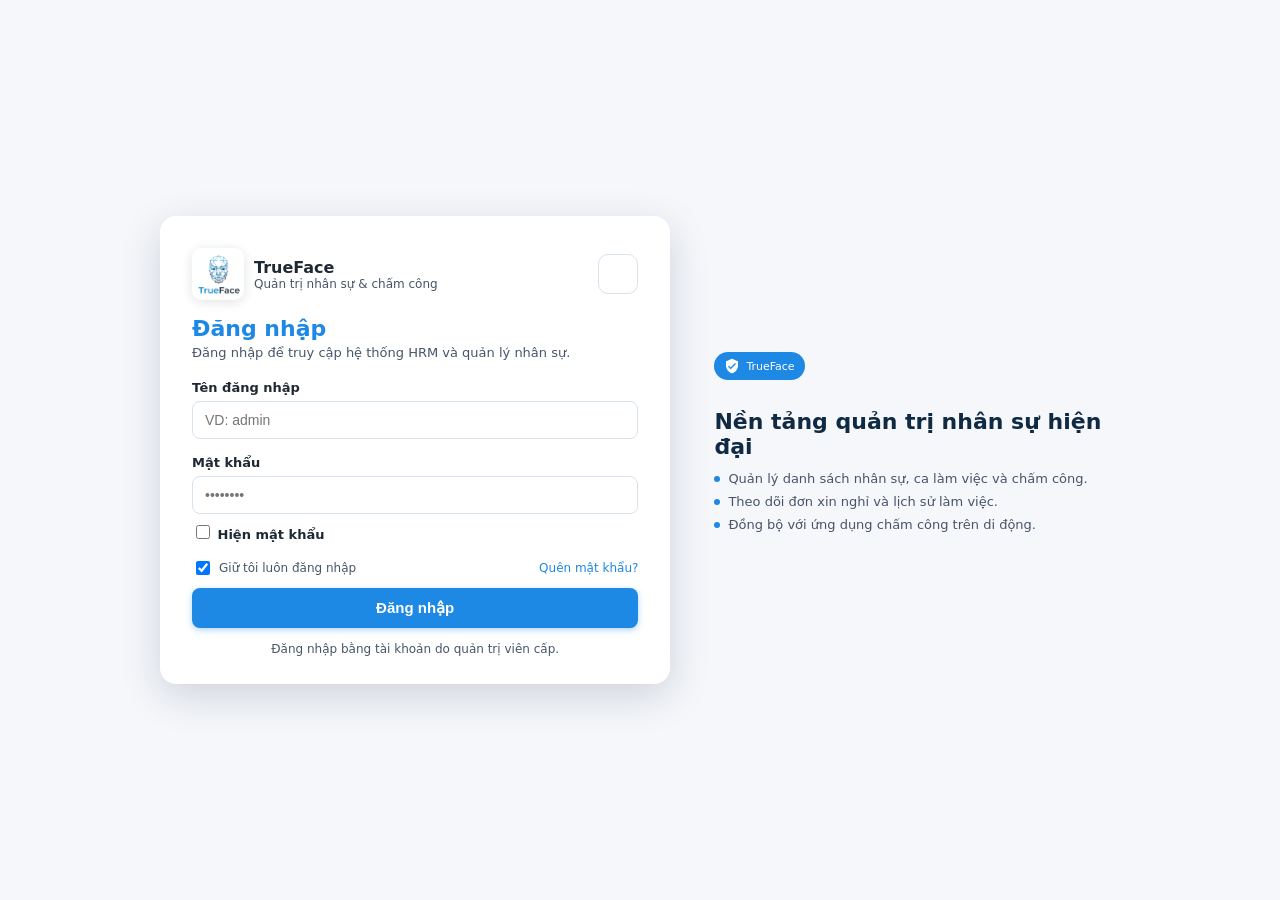
<file: static/login.html>
<!DOCTYPE html>
<html lang="vi">
<head>
  <meta charset="UTF-8">
  <meta name="viewport" content="width=device-width, initial-scale=1.0, viewport-fit=cover">
  <meta name="theme-color" content="#1E88E5" media="(prefers-color-scheme: light)">
  <meta name="theme-color" content="#0c1017" media="(prefers-color-scheme: dark)">
  <meta name="color-scheme" content="light dark">
  <title>Đăng nhập – TrueFace</title>
  <link rel="icon" href="trueface_logo.png" type="image/png">
  <link rel="icon" href="favicon.svg" type="image/svg+xml">
  <link rel="stylesheet" href="https://fonts.googleapis.com/icon?family=Material+Icons">
  <!-- Theme init (chạy trước khi body render) -->
  <script src="js/theme.js"></script>
  <!-- Mojibake fix -->
  <script src="js/mojibake.js"></script>
  <!-- External styles -->
  <link rel="stylesheet" href="css/login.css">
</head>
<body>
  <div class="login-shell">
    <div class="login-card">
      <div class="login-header">
        <div class="brand">
          <img src="trueface_logo.png" alt="TrueFace" class="brand-logo-img" decoding="async">
          <div>
            <div class="brand-text-title">TrueFace</div>
            <div class="brand-text-sub">Quản trị nhân sự & chấm công</div>
          </div>
        </div>
        <button type="button" class="theme-toggle" id="themeToggle" title="Chế độ sáng / tối" aria-label="Chuyển giao diện sáng tối">
          <span class="material-icons" id="themeToggleIcon">dark_mode</span>
        </button>
      </div>
      <h1 class="login-title">Đăng nhập</h1>
      <p class="login-sub">Đăng nhập để truy cập hệ thống HRM và quản lý nhân sự.</p>
      <div id="msg"></div>
      <form id="formLogin">
        <div class="form-group">
          <label for="username">Tên đăng nhập</label>
          <input type="text" name="username" id="username" placeholder="VD: admin" required autocomplete="username">
        </div>
        <div class="form-group">
          <label for="password">Mật khẩu</label>
          <input type="password" name="password" id="password" placeholder="••••••••" required autocomplete="current-password">
          <label class="pw-meta">
            <input type="checkbox" id="togglePassword">
            <span>Hiện mật khẩu</span>
          </label>
        </div>
        <div class="login-meta">
          <label class="remember-wrap">
            <input type="checkbox" id="rememberMe" checked>
            <span>Giữ tôi luôn đăng nhập</span>
          </label>
          <a class="link" href="javascript:void(0)" onclick="openForgotPassword()">Quên mật khẩu?</a>
        </div>
        <button type="submit" class="btn-login" id="btnLogin">Đăng nhập</button>
      </form>
      <div class="login-footer">
        <span>Đăng nhập bằng tài khoản do quản trị viên cấp.</span>
      </div>
    </div>
    <aside class="login-aside">
      <div class="login-aside-badge">
        <span class="material-icons" style="font-size:16px;">verified_user</span>
        TrueFace 
      </div>
      <h2 class="login-aside-title">Nền tảng quản trị nhân sự hiện đại</h2>
      
      <ul class="login-aside-list">
        <li><span class="dot"></span><span>Quản lý danh sách nhân sự, ca làm việc và chấm công.</span></li>
        <li><span class="dot"></span><span>Theo dõi đơn xin nghỉ và lịch sử làm việc.</span></li>
        <li><span class="dot"></span><span>Đồng bộ với ứng dụng chấm công trên di động.</span></li>
      </ul>
    </aside>
  </div>
  <!-- Modal quên mật khẩu -->
  <div class="login-shell" id="forgotModal" style="display:none; position:fixed; inset:0; background:rgba(15,23,42,0.55); align-items:center; justify-content:center; padding:16px; z-index:1000;">
    <div class="login-card" style="max-width:460px; max-height:92vh; overflow-y:auto;">
      <h1 class="login-title" style="margin-bottom:8px;">Quên mật khẩu</h1>
      <p class="login-sub" style="margin-bottom:16px;">OTP gửi tới email hoặc SĐT đã lưu trong hồ sơ.</p>
      <div id="forgotMsg"></div>
      <form id="forgotForm">
        <div class="form-group">
          <label for="fp_username">Tên đăng nhập</label>
          <input type="text" id="fp_username" placeholder="VD: mã nhân viên" autocomplete="username">
        </div>
        <div class="form-group">
          <label>Cách xác thực</label>
          <div style="display:flex;flex-wrap:wrap;gap:12px;font-size:14px;">
            <label style="cursor:pointer;"><input type="radio" name="fp_channel" value="email" checked> Email OTP</label>
            <label style="cursor:pointer;"><input type="radio" name="fp_channel" value="sms"> SMS OTP</label>
          </div>
        </div>
        <div class="form-group" id="fp_send_otp_row" style="display:flex; gap:8px;">
          <button type="button" class="btn-login" id="btnSendOtp" style="flex:1; background:#64748b;">Gửi mã OTP</button>
        </div>
        <div class="form-group">
          <label for="fp_otp">Mã OTP (6 số)</label>
          <input type="text" id="fp_otp" placeholder="Nhập 6 số" autocomplete="one-time-code">
        </div>
        <div class="form-group">
          <label for="fp_new_password">Mật khẩu mới</label>
          <input type="password" id="fp_new_password" placeholder="≥6 ký tự, có chữ và số" autocomplete="new-password">
        </div>
        <div style="display:flex; gap:8px; margin-top:4px;">
          <button type="button" class="btn-login" id="btnResetPassword" style="flex:1;">Đặt lại mật khẩu</button>
        </div>
        <div style="margin-top:10px; text-align:center;">
          <a href="javascript:void(0)" class="link" onclick="closeForgotPassword()">Đóng</a>
        </div>
      </form>
    </div>
  </div>
  <script src="js/login.js"></script>
</body>
</html>
</file>
<file: static/css/login.css>
/* ==========================================================================
   Login CSS – Web Admin Login Page
   ========================================================================== */
* { box-sizing: border-box; }
body {
  margin: 0;
  font-family: 'Segoe UI', system-ui, -apple-system, BlinkMacSystemFont, sans-serif;
  background: #f5f7fb;
  min-height: 100vh;
  display: flex;
  align-items: center;
  justify-content: center;
  padding: 24px;
  color: #212121;
}
.login-shell {
  width: 100%;
  max-width: 960px;
  display: grid;
  grid-template-columns: minmax(0, 1.1fr) minmax(0, 0.9fr);
  gap: 32px;
  align-items: center;
}
@media (max-width: 800px) {
  .login-shell {
    max-width: 480px;
    grid-template-columns: minmax(0, 1fr);
  }
  .login-aside { display: none; }
}
@media (max-width: 480px) {
  body { padding: 16px; }
  .login-card { padding: 22px 20px 20px; border-radius: 14px; }
  .login-title { font-size: 20px; }
  .login-sub { font-size: 12.5px; }
  .brand-logo-img { width: 44px; max-height: 44px; }
  .brand-text-title { font-size: 15px; }
  .brand-text-sub { font-size: 11px; }
  /* iOS: chặn auto-zoom khi focus input */
  .form-group input,
  .otp-inline-code { font-size: 16px; }
  .otp-inline-code { letter-spacing: 3px; }
  .btn-login { padding: 12px 16px; font-size: 15px; }
  .theme-toggle { width: 36px; height: 36px; }
  .theme-toggle .material-icons { font-size: 20px; }
}
.login-card {
  background: #fff;
  border-radius: 16px;
  box-shadow: 0 12px 40px rgba(15, 23, 42, 0.16);
  padding: 32px 32px 28px;
}
.login-header {
  display: flex;
  align-items: center;
  justify-content: space-between;
  margin-bottom: 16px;
  gap: 12px;
}
.brand {
  display: flex;
  align-items: center;
  gap: 10px;
}
.brand-logo-img {
  width: 52px;
  height: auto;
  max-height: 52px;
  object-fit: contain;
  display: block;
  flex-shrink: 0;
  border-radius: 10px;
  box-shadow: 0 2px 12px rgba(15, 23, 42, 0.12);
}
.brand-text-title {
  font-size: 16px;
  font-weight: 600;
  color: #1f2933;
}
.brand-text-sub {
  font-size: 12px;
  color: #475569;
}
.login-title {
  margin: 0 0 4px 0;
  font-size: 22px;
  font-weight: 700;
  color: #1E88E5;
}
.login-sub {
  margin: 0 0 20px 0;
  font-size: 13px;
  color: #475569;
}
.form-group { margin-bottom: 16px; }
.form-group label {
  display: block;
  font-weight: 600;
  font-size: 13px;
  color: #1f2933;
  margin-bottom: 6px;
}
.form-group input {
  width: 100%;
  padding: 10px 12px;
  border: 1px solid #d8e2ec;
  border-radius: 8px;
  font-size: 14px;
  transition: border-color 0.15s ease, box-shadow 0.15s ease;
}
.form-group input:focus {
  outline: none;
  border-color: #1E88E5;
  box-shadow: 0 0 0 1px rgba(30,136,229,0.15);
}
.login-meta {
  display: flex;
  align-items: center;
  justify-content: space-between;
  gap: 8px;
  margin-bottom: 6px;
  font-size: 12px;
  color: #475569;
}
.remember-wrap {
  display: inline-flex;
  align-items: center;
  gap: 6px;
}
.remember-wrap input {
  width: 14px;
  height: 14px;
}
.pw-meta {
  margin-top: 8px;
  display: flex;
  align-items: center;
  justify-content: flex-end;
  font-size: 12px;
  color: #475569;
  gap: 6px;
}
.pw-meta input {
  width: 14px;
  height: 14px;
}
.link {
  color: #1E88E5;
  text-decoration: none;
  cursor: pointer;
}
.link:hover { text-decoration: underline; }
.btn-login {
  width: 100%;
  padding: 11px 16px;
  background: #1E88E5;
  color: #fff;
  border: none;
  border-radius: 8px;
  font-size: 15px;
  font-weight: 600;
  cursor: pointer;
  margin-top: 4px;
  box-shadow: 0 2px 6px rgba(30,136,229,0.35);
  transition: background 0.15s ease, box-shadow 0.15s ease, transform 0.05s ease;
}
.btn-login:hover { background: #1E88E5; box-shadow: 0 4px 10px rgba(30,136,229,0.4); }
.btn-login:active { transform: translateY(1px); box-shadow: 0 2px 6px rgba(30,136,229,0.35); }
.btn-login:disabled { opacity: 0.7; cursor: not-allowed; box-shadow: none; }
.msg {
  padding: 10px 12px;
  border-radius: 8px;
  margin-bottom: 14px;
  font-size: 13px;
}
.msg.error { background: #ffebee; color: #c62828; border: 1px solid #ffcdd2; }
.msg.success { background: #e8f5e9; color: #2e7d32; border: 1px solid #c8e6c9; }
.msg.warning { background: #fff8e1; color: #e65100; border: 1px solid #ffe082; }
.forgot-msg-detail { display: block; margin-top: 10px; font-size: 12px; line-height: 1.45; opacity: 0.92; }
.otp-inline-box { margin-top: 14px; padding: 12px 14px; background: #1E88E5; border: 1px solid #1E88E5; border-radius: 10px; text-align: center; }
.otp-inline-label { display: block; font-size: 12px; color: #1E88E5; margin-bottom: 6px; }
.otp-inline-code { font-size: 26px; font-weight: 800; color: #1E88E5; letter-spacing: 5px; font-family: 'Courier New', monospace; }
.login-footer {
  margin-top: 14px;
  font-size: 12px;
  color: #475569;
  text-align: center;
}
.login-footer span { white-space: nowrap; }
.login-aside {
  color: #1f2933;
  padding-left: 12px;
}
.login-aside-title {
  font-size: 22px;
  font-weight: 700;
  margin-bottom: 12px;
  color: #102a43;
}
.login-aside-text {
  font-size: 14px;
  color: #475569;
  margin-bottom: 20px;
  line-height: 1.6;
}
.login-aside-list {
  list-style: none;
  padding: 0;
  margin: 0 0 16px 0;
  font-size: 13px;
  color: #475569;
}
.login-aside-list li {
  display: flex;
  align-items: flex-start;
  gap: 8px;
  margin-bottom: 8px;
}
.login-aside-list .dot {
  margin-top: 5px;
  width: 6px;
  height: 6px;
  border-radius: 50%;
  background: #1E88E5;
  flex-shrink: 0;
}
.login-aside-badge {
  display: inline-flex;
  align-items: center;
  gap: 6px;
  padding: 6px 10px;
  border-radius: 999px;
  font-size: 11px;
  background: #1E88E5;
  color: #ffffff;
  margin-bottom: 10px;
}
.theme-toggle {
  flex-shrink: 0;
  width: 40px;
  height: 40px;
  border-radius: 10px;
  border: 1px solid #d8e2ec;
  background: #fff;
  color: #1f2933;
  cursor: pointer;
  display: inline-flex;
  align-items: center;
  justify-content: center;
  transition: background 0.15s ease, border-color 0.15s ease, color 0.15s ease;
}
.theme-toggle:hover {
  background: #f0f4fa;
  border-color: #c5d3e2;
}
.theme-toggle .material-icons { font-size: 22px; }

/* ── Dark theme ── */
[data-theme="dark"] {
  color-scheme: dark;
}
[data-theme="dark"] body {
  background: #0c1017;
  color: #e2e8f0;
}
[data-theme="dark"] .login-card {
  background: #151b24;
  box-shadow: 0 12px 40px rgba(0, 0, 0, 0.45);
}
[data-theme="dark"] .brand-text-title { color: #e2e8f0; }
[data-theme="dark"] .brand-text-sub { color: #8b9cb3; }
[data-theme="dark"] .login-title { color: #1E88E5; }
[data-theme="dark"] .login-sub { color: #e2e8f0; }
[data-theme="dark"] .form-group label { color: #e2e8f0; }
[data-theme="dark"] .form-group input {
  background: #1c2430;
  border-color: #2d3a4d;
  color: #e2e8f0;
}
[data-theme="dark"] .form-group input::placeholder { color: #6b7c92; }
[data-theme="dark"] .form-group input:focus {
  border-color: #1E88E5;
  box-shadow: 0 0 0 1px rgba(106, 183, 255, 0.25);
}
[data-theme="dark"] .login-meta,
[data-theme="dark"] .pw-meta { color: #e2e8f0; }
[data-theme="dark"] .link { color: #1E88E5; }
[data-theme="dark"] .btn-login {
  background: #1E88E5;
  box-shadow: 0 2px 6px rgba(26, 115, 232, 0.45);
}
[data-theme="dark"] .btn-login:hover { background: #1E88E5; }
[data-theme="dark"] .msg.error {
  background: #2d1a1c;
  color: #f5a4a8;
  border-color: #5c2a2e;
}
[data-theme="dark"] .msg.success {
  background: #15261a;
  color: #8fd99a;
  border-color: #2a4a32;
}
[data-theme="dark"] .msg.warning {
  background: #2d2618;
  color: #ffcc80;
  border-color: #5c4a28;
}
[data-theme="dark"] .otp-inline-box { background: #1a2d47; border-color: #2d4a6e; }
[data-theme="dark"] .otp-inline-label { color: #90caf9; }
[data-theme="dark"] .otp-inline-code { color: #bbdefb; }
[data-theme="dark"] .login-footer { color: #6b7c92; }
[data-theme="dark"] .login-aside { color: #e2e8f0; }
[data-theme="dark"] .login-aside-title { color: #bbdefb; }
[data-theme="dark"] .login-aside-text,
[data-theme="dark"] .login-aside-list { color: #e2e8f0; }
[data-theme="dark"] .login-aside-list .dot { background: #1E88E5; }
[data-theme="dark"] .login-aside-badge {
  background: #1a2d47;
  color: #90caf9;
}
[data-theme="dark"] .theme-toggle {
  background: #1c2430;
  border-color: #2d3a4d;
  color: #e2e8f0;
}
[data-theme="dark"] .theme-toggle:hover {
  background: #243040;
  border-color: #3d4f66;
}
</file>
